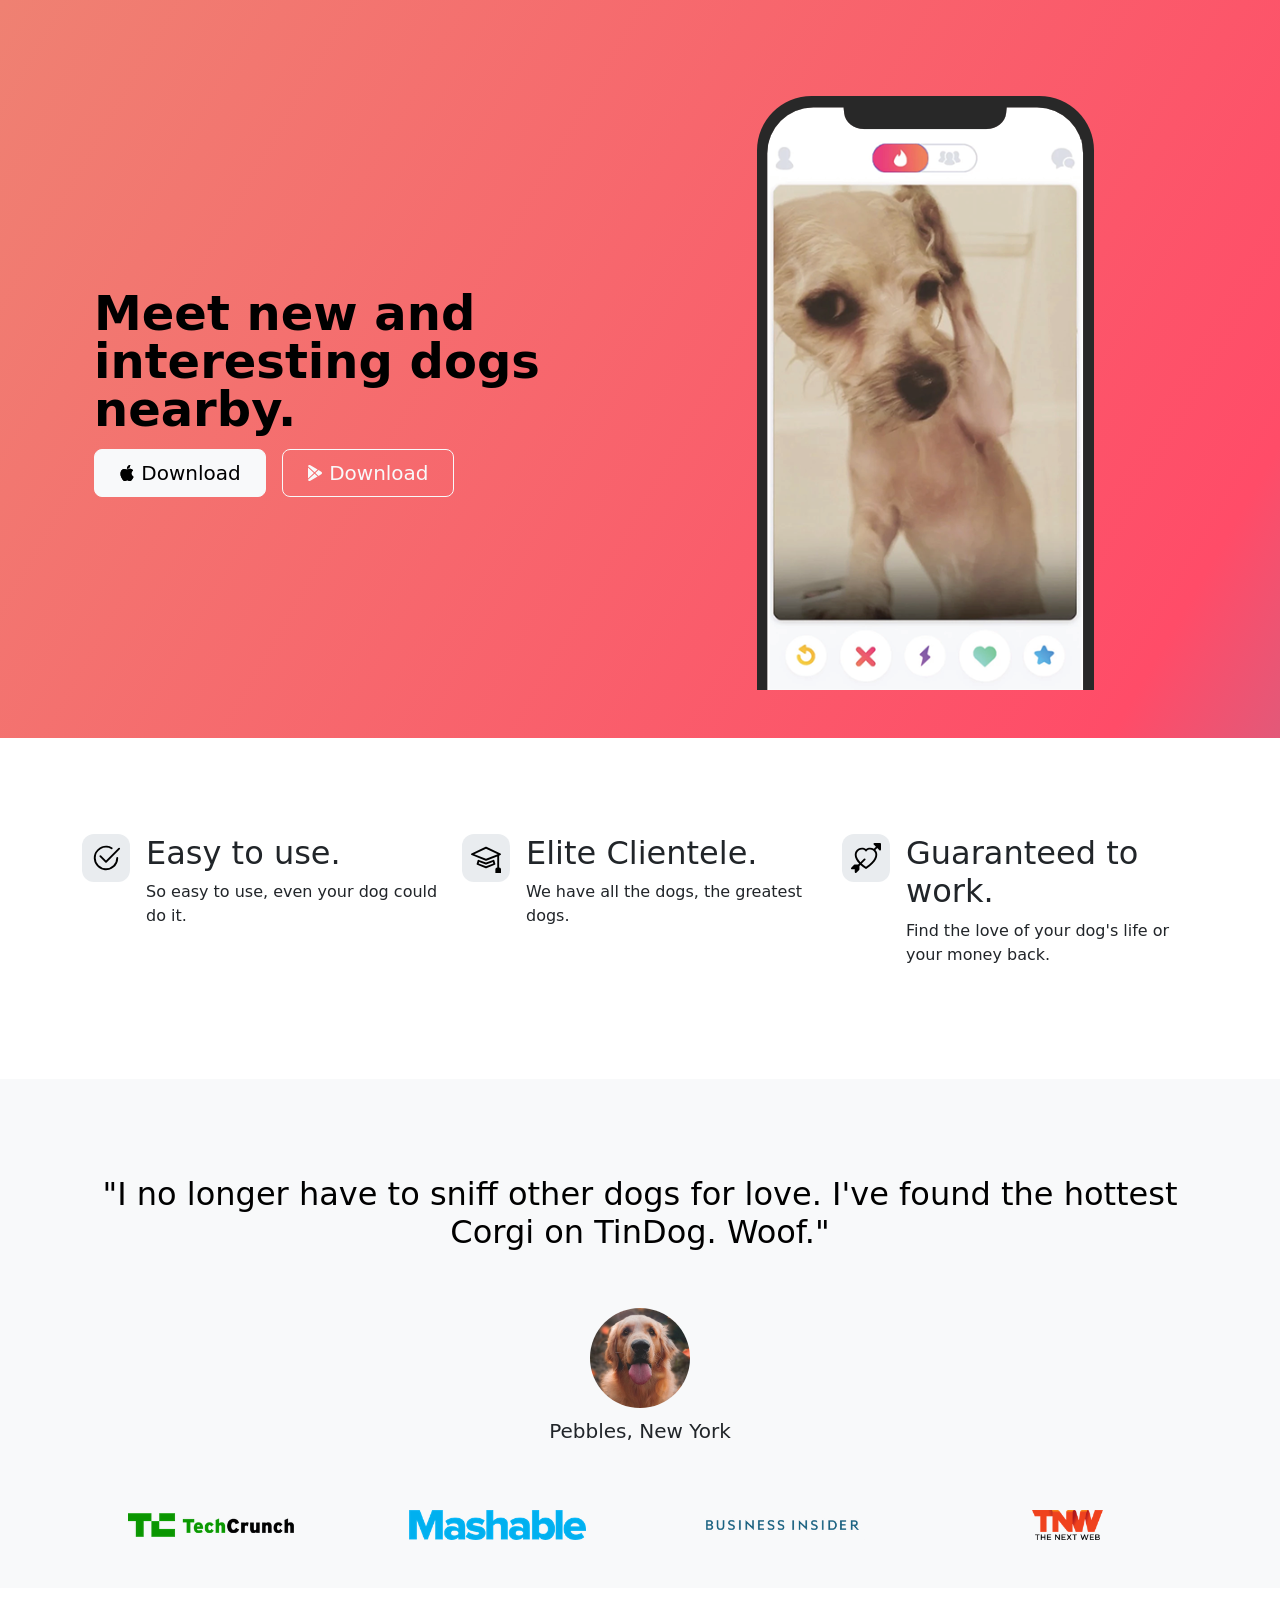
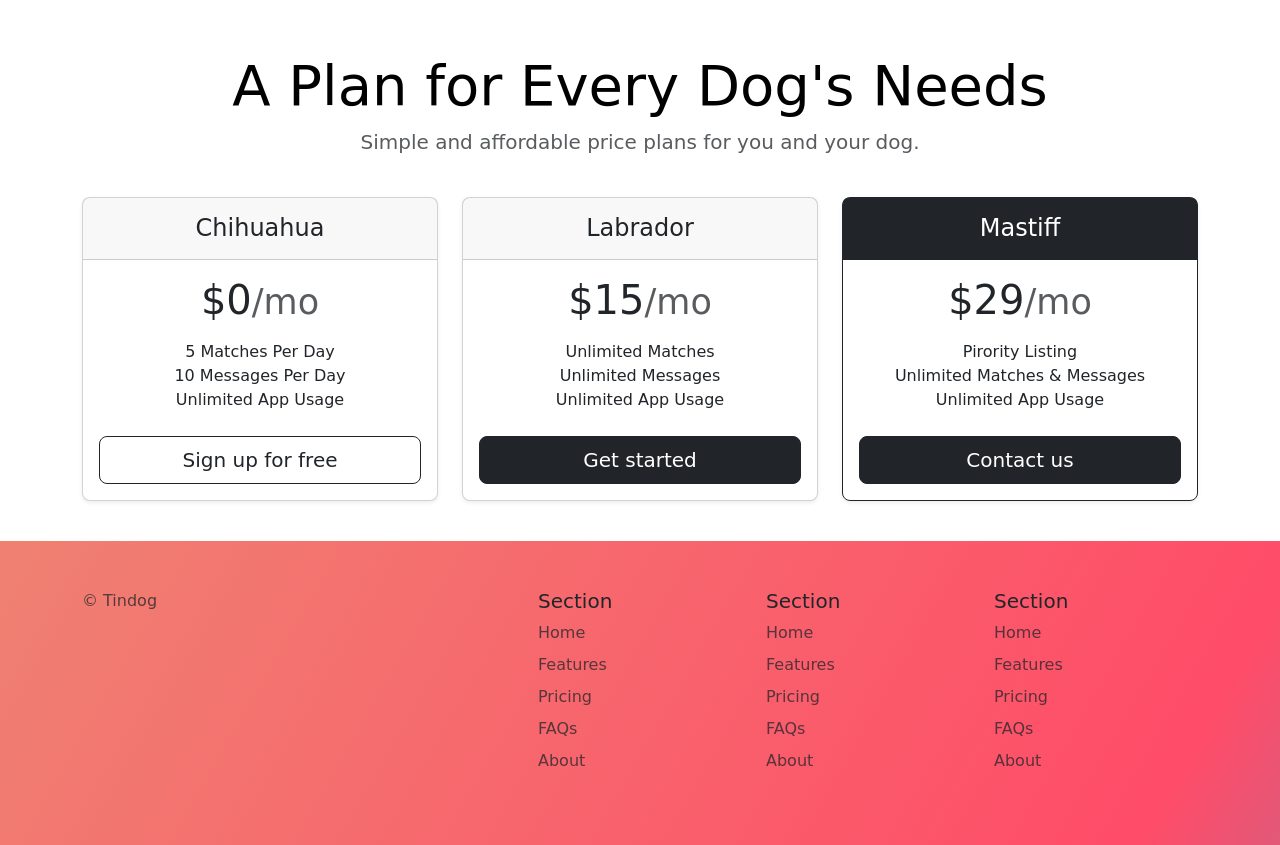
<file: index.html>
<!DOCTYPE html>
<html lang="en">

<head>
  <meta charset="UTF-8">
  <meta name="viewport" content="width=device-width, initial-scale=1.0">
  <title>TinDog</title>
  <link href="https://cdn.jsdelivr.net/npm/bootstrap@5.3.3/dist/css/bootstrap.min.css" rel="stylesheet"
   integrity="sha384-QWTKZyjpPEjISv5WaRU9OFeRpok6YctnYmDr5pNlyT2bRjXh0JMhjY6hW+ALEwIH" crossorigin="anonymous">
   <link rel="stylesheet" href="/css/style.css">
</head>

<body>

  <!-- Title -->
   <section id="title" class="gradient-background">
  <div class="container  col-xxl-8 px-4 py-5">
    <div class="row flex-lg-row-reverse align-items-center g-5 pt-5 pb-0">
      <div class="col-10 col-sm-8 col-lg-6 ">
        <img src="./images/iphone.png" class="d-block mx-lg-auto img-fluid"
         alt="Bootstrap Themes" height="200" loading="lazy">
      </div>
      <div class="col-lg-6">
        <h1 class="display-5 fw-bold text-body-emphasis lh-1 mb-3">Meet new and interesting dogs 
         <br>  nearby.</h1>
        
        <div class="d-grid gap-2 d-md-flex justify-content-md-start">
          <button type="button" class="btn btn-light btn-lg px-4 me-md-2"><svg xmlns="http://www.w3.org/2000/svg" 
            width="16" height="16" fill="currentColor"
            class="bi bi-apple mb-1" viewBox="0 0 16 16">
            <path
              d="M11.182.008C11.148-.03 9.923.023 8.857 1.18c-1.066 1.156-.902 2.482-.878 2.516.024.034 1.52.087 2.475-1.258.955-1.345.762-2.391.728-2.43Zm3.314 11.733c-.048-.096-2.325-1.234-2.113-3.422.212-2.189 1.675-2.789 1.698-2.854.023-.065-.597-.79-1.254-1.157a3.692 3.692 0 0 0-1.563-.434c-.108-.003-.483-.095-1.254.116-.508.139-1.653.589-1.968.607-.316.018-1.256-.522-2.267-.665-.647-.125-1.333.131-1.824.328-.49.196-1.422.754-2.074 2.237-.652 1.482-.311 3.83-.067 4.56.244.729.625 1.924 1.273 2.796.576.984 1.34 1.667 1.659 1.899.319.232 1.219.386 1.843.067.502-.308 1.408-.485 1.766-.472.357.013 1.061.154 1.782.539.571.197 1.111.115 1.652-.105.541-.221 1.324-1.059 2.238-2.758.347-.79.505-1.217.473-1.282Z" />
            <path
              d="M11.182.008C11.148-.03 9.923.023 8.857 1.18c-1.066 1.156-.902 2.482-.878 2.516.024.034 1.52.087 2.475-1.258.955-1.345.762-2.391.728-2.43Zm3.314 11.733c-.048-.096-2.325-1.234-2.113-3.422.212-2.189 1.675-2.789 1.698-2.854.023-.065-.597-.79-1.254-1.157a3.692 3.692 0 0 0-1.563-.434c-.108-.003-.483-.095-1.254.116-.508.139-1.653.589-1.968.607-.316.018-1.256-.522-2.267-.665-.647-.125-1.333.131-1.824.328-.49.196-1.422.754-2.074 2.237-.652 1.482-.311 3.83-.067 4.56.244.729.625 1.924 1.273 2.796.576.984 1.34 1.667 1.659 1.899.319.232 1.219.386 1.843.067.502-.308 1.408-.485 1.766-.472.357.013 1.061.154 1.782.539.571.197 1.111.115 1.652-.105.541-.221 1.324-1.059 2.238-2.758.347-.79.505-1.217.473-1.282Z" />
      </svg> Download</button>
          

          <button type="button" class="btn btn-outline-light btn-lg px-4"><svg xmlns="http://www.w3.org/2000/svg" width="16" height="16" fill="currentColor"
            class="bi bi-google-play mb-1" viewBox="0 0 16 16">
             <path
              d="M14.222 9.374c1.037-.61 1.037-2.137 0-2.748L11.528 5.04 8.32 8l3.207 2.96 2.694-1.586Zm-3.595 2.116L7.583 8.68 1.03 14.73c.201 1.029 1.36 1.61 2.303 1.055l7.294-4.295ZM1 13.396V2.603L6.846 8 1 13.396ZM1.03 1.27l6.553 6.05 3.044-2.81L3.333.215C2.39-.341 1.231.24 1.03 1.27Z" />
      </svg> Download</button>
        </div>
      </div>
    </div>
  </div>

  </section>
  <!-- Features -->
  <section id="features">
    <div class="container mt-5">
      <div class="row g-4 py-5 row-cols-1 row-cols-lg-3">
        <div class="col d-flex align-items-start">
          <div class="icon-square text-body-emphasis bg-body-secondary d-inline-flex align-items-center justify-content-center fs-4 flex-shrink-0 me-3">
            <svg xmlns="http://www.w3.org/2000/svg" height="30" fill="currentColor" class="bi bi-check2-circle"
              viewBox="0 0 16 16">
            <path
                d="M2.5 8a5.5 5.5 0 0 1 8.25-4.764.5.5 0 0 0 .5-.866A6.5 6.5 0 1 0 14.5 8a.5.5 0 0 0-1 0 5.5 5.5 0 1 1-11 0z" />
            <path
                d="M15.354 3.354a.5.5 0 0 0-.708-.708L8 9.293 5.354 6.646a.5.5 0 1 0-.708.708l3 3a.5.5 0 0 0 .708 0l7-7z" />
           </svg>
          </div>
          <div>
            <h3 class="fs-2 ">Easy to use.</h3>
            <p>So easy to use, even your dog could do it.</p>
            
          </div>
        </div>
        <div class="col d-flex align-items-start">
          <div class="icon-square text-body-emphasis bg-body-secondary d-inline-flex align-items-center justify-content-center fs-4 flex-shrink-0 me-3">
            <svg xmlns="http://www.w3.org/2000/svg" height="30" fill="currentColor" class="bi bi-mortarboard" viewBox="0 0 16 16">
              <path d="M8.211 2.047a.5.5 0 0 0-.422 0l-7.5 3.5a.5.5 0 0 0 .025.917l7.5 3a.5.5 0 0 0 .372 0L14 7.14V13a1 1 0 0 0-1 1v2h3v-2a1 1 0 0 0-1-1V6.739l.686-.275a.5.5 0 0 0 .025-.917l-7.5-3.5ZM8 8.46 1.758 5.965 8 3.052l6.242 2.913L8 8.46Z"/>
              <path d="M4.176 9.032a.5.5 0 0 0-.656.327l-.5 1.7a.5.5 0 0 0 .294.605l4.5 1.8a.5.5 0 0 0 .372 0l4.5-1.8a.5.5 0 0 0 .294-.605l-.5-1.7a.5.5 0 0 0-.656-.327L8 10.466 4.176 9.032Zm-.068 1.873.22-.748 3.496 1.311a.5.5 0 0 0 .352 0l3.496-1.311.22.748L8 12.46l-3.892-1.556Z"/>
              </svg>
          </div>
          <div>
            <h3 class="fs-2">Elite Clientele.</h3>
            <p>We have all the dogs, the greatest dogs.</p>
            
          </div>
        </div>
        <div class="col d-flex align-items-start">
          <div class="icon-square text-body-emphasis bg-body-secondary d-inline-flex align-items-center justify-content-center fs-4 flex-shrink-0 me-3">
            <svg xmlns="http://www.w3.org/2000/svg" height="30" fill="currentColor" class="bi bi-arrow-through-heart"
              viewBox="0 0 16 16">
             <path fill-rule="evenodd"
                d="M2.854 15.854A.5.5 0 0 1 2 15.5V14H.5a.5.5 0 0 1-.354-.854l1.5-1.5A.5.5 0 0 1 2 11.5h1.793l.53-.53c-.771-.802-1.328-1.58-1.704-2.32-.798-1.575-.775-2.996-.213-4.092C3.426 2.565 6.18 1.809 8 3.233c1.25-.98 2.944-.928 4.212-.152L13.292 2 12.147.854A.5.5 0 0 1 12.5 0h3a.5.5 0 0 1 .5.5v3a.5.5 0 0 1-.854.354L14 2.707l-1.006 1.006c.236.248.44.531.6.845.562 1.096.585 2.517-.213 4.092-.793 1.563-2.395 3.288-5.105 5.08L8 13.912l-.276-.182a21.86 21.86 0 0 1-2.685-2.062l-.539.54V14a.5.5 0 0 1-.146.354l-1.5 1.5Zm2.893-4.894A20.419 20.419 0 0 0 8 12.71c2.456-1.666 3.827-3.207 4.489-4.512.679-1.34.607-2.42.215-3.185-.817-1.595-3.087-2.054-4.346-.761L8 4.62l-.358-.368c-1.259-1.293-3.53-.834-4.346.761-.392.766-.464 1.845.215 3.185.323.636.815 1.33 1.519 2.065l1.866-1.867a.5.5 0 1 1 .708.708L5.747 10.96Z" />
            </svg>

          </div>
          <div>
            <h3 class="fs-2">Guaranteed to work.</h3>
            <p>Find the love of your dog's life or your money back.</p>
            
          </div>
        </div>
      </div>
    </div>
  </section>
  <!-- Testimonial -->
  <section id="testimonial">
    <div class="my-5">
    <div class="p-5 text-center bg-body-tertiary">
      <div class="container py-5">
        <h2 class="text-body-emphasis">"I no longer have to sniff other dogs for love.
           I've found the hottest Corgi on TinDog. Woof."</h2>
           <img class="profile-img mt-5" src="./images/dog-img.jpg" alt="dog">
        <p class="col-lg-8 mx-auto lead mt-2">Pebbles, New York</p>
        </div>
        
        <div class="container">
          <div class="row">
            <div class="col-lg-3 col-sm-12">
              <img src="./images/techcrunch.png" alt="techcrunch" height="30">
            </div>
            <div class="col-lg-3 col-sm-12">
              <img src="./images/mashable.png" alt="mashable" height="30">
            </div>
            <div class="col-lg-3 col-sm-12">
              <img src="./images/bizinsider.png" alt="bizinsider" height="30">
            </div>
            <div class="col-lg-3 col-sm-12">
              <img src="./images/tnw.png" alt="tnw" height="30">
            </div>
          </div>
        </div>
    </div>
    </div>
  </section>
  <!-- Pricing -->
  <section id="pricing">
    <div class="container">
     
        <div class="pricing-header p-3 pb-md-4 mx-auto text-center">
          <h2 class="display-4 fw-normal text-body-emphasis">A Plan for Every Dog's Needs</h2>
          <p class="fs-5 text-body-secondary">Simple and affordable price plans for you and your dog.</p>
        </div>
        <div class="row row-cols-1 row-cols-md-3 mb-3 text-center">
          <div class="col">
            <div class="card mb-4 rounded-3 shadow-sm">
              <div class="card-header py-3">
                <h4 class="my-0 fw-normal">Chihuahua</h4>
              </div>
              <div class="card-body">
                <h1 class="card-title pricing-card-title">$0<small class="text-body-secondary fw-light">/mo</small></h1>
                <ul class="list-unstyled mt-3 mb-4">
                  <li>5 Matches Per Day</li>
                  <li>10 Messages Per Day</li>
                  <li>Unlimited App Usage</li>
                </ul>
                <button type="button" class="w-100 btn btn-lg btn-outline-dark">Sign up for free</button>
              </div>
            </div>
          </div>
          <div class="col">
            <div class="card mb-4 rounded-3 shadow-sm">
              <div class="card-header py-3">
                <h4 class="my-0 fw-normal">Labrador</h4>
              </div>
              <div class="card-body">
                <h1 class="card-title pricing-card-title">$15<small class="text-body-secondary fw-light">/mo</small></h1>
                <ul class="list-unstyled mt-3 mb-4">
                  <li>Unlimited Matches</li>
                  <li>Unlimited Messages</li>
                  <li>Unlimited App Usage</li>
                </ul>
                <button type="button" class="w-100 btn btn-lg btn-dark">Get started</button>
              </div>
            </div>
          </div>
          <div class="col">
            <div class="card mb-4 rounded-3 shadow-sm border-dark">
              <div class="card-header py-3 text-bg-dark border-dark">
                <h4 class="my-0 fw-normal">Mastiff</h4>
              </div>
              <div class="card-body">
                <h1 class="card-title pricing-card-title">$29<small class="text-body-secondary fw-light">/mo</small></h1>
                <ul class="list-unstyled mt-3 mb-4">
                  <li>Pirority Listing</li>
                  <li>Unlimited Matches & Messages</li>
                  <li>Unlimited App Usage</li>
                </ul>
                <button type="button" class="w-100 btn btn-lg btn-dark">Contact us</button>
              </div>
            </div>
          </div>
        </div>
    
       
  </section>
  <!-- Footer -->
  <section id="footer" class="gradient-background">
    <div class="container">
      <footer class="row row-cols-1 row-cols-sm-2 row-cols-md-5 py-5 border-top-0">
        <div class="col mb-0">
        
          <p class="text-body-secondary">© Tindog</p>
        </div>
    
        <div class="col mb-3">
    
        </div>
    
        <div class="col mb-3">
          <h5>Section</h5>
          <ul class="nav flex-column">
            <li class="nav-item mb-2"><a href="#" class="nav-link p-0 text-body-secondary">Home</a></li>
            <li class="nav-item mb-2"><a href="#" class="nav-link p-0 text-body-secondary">Features</a></li>
            <li class="nav-item mb-2"><a href="#" class="nav-link p-0 text-body-secondary">Pricing</a></li>
            <li class="nav-item mb-2"><a href="#" class="nav-link p-0 text-body-secondary">FAQs</a></li>
            <li class="nav-item mb-2"><a href="#" class="nav-link p-0 text-body-secondary">About</a></li>
          </ul>
        </div>
    
        <div class="col mb-3">
          <h5>Section</h5>
          <ul class="nav flex-column">
            <li class="nav-item mb-2"><a href="#" class="nav-link p-0 text-body-secondary">Home</a></li>
            <li class="nav-item mb-2"><a href="#" class="nav-link p-0 text-body-secondary">Features</a></li>
            <li class="nav-item mb-2"><a href="#" class="nav-link p-0 text-body-secondary">Pricing</a></li>
            <li class="nav-item mb-2"><a href="#" class="nav-link p-0 text-body-secondary">FAQs</a></li>
            <li class="nav-item mb-2"><a href="#" class="nav-link p-0 text-body-secondary">About</a></li>
          </ul>
        </div>
    
        <div class="col mb-3">
          <h5>Section</h5>
          <ul class="nav flex-column">
            <li class="nav-item mb-2"><a href="#" class="nav-link p-0 text-body-secondary">Home</a></li>
            <li class="nav-item mb-2"><a href="#" class="nav-link p-0 text-body-secondary">Features</a></li>
            <li class="nav-item mb-2"><a href="#" class="nav-link p-0 text-body-secondary">Pricing</a></li>
            <li class="nav-item mb-2"><a href="#" class="nav-link p-0 text-body-secondary">FAQs</a></li>
            <li class="nav-item mb-2"><a href="#" class="nav-link p-0 text-body-secondary">About</a></li>
          </ul>
        </div>
      </footer>
    </div>
  </section>
</body>

</html>
</file>
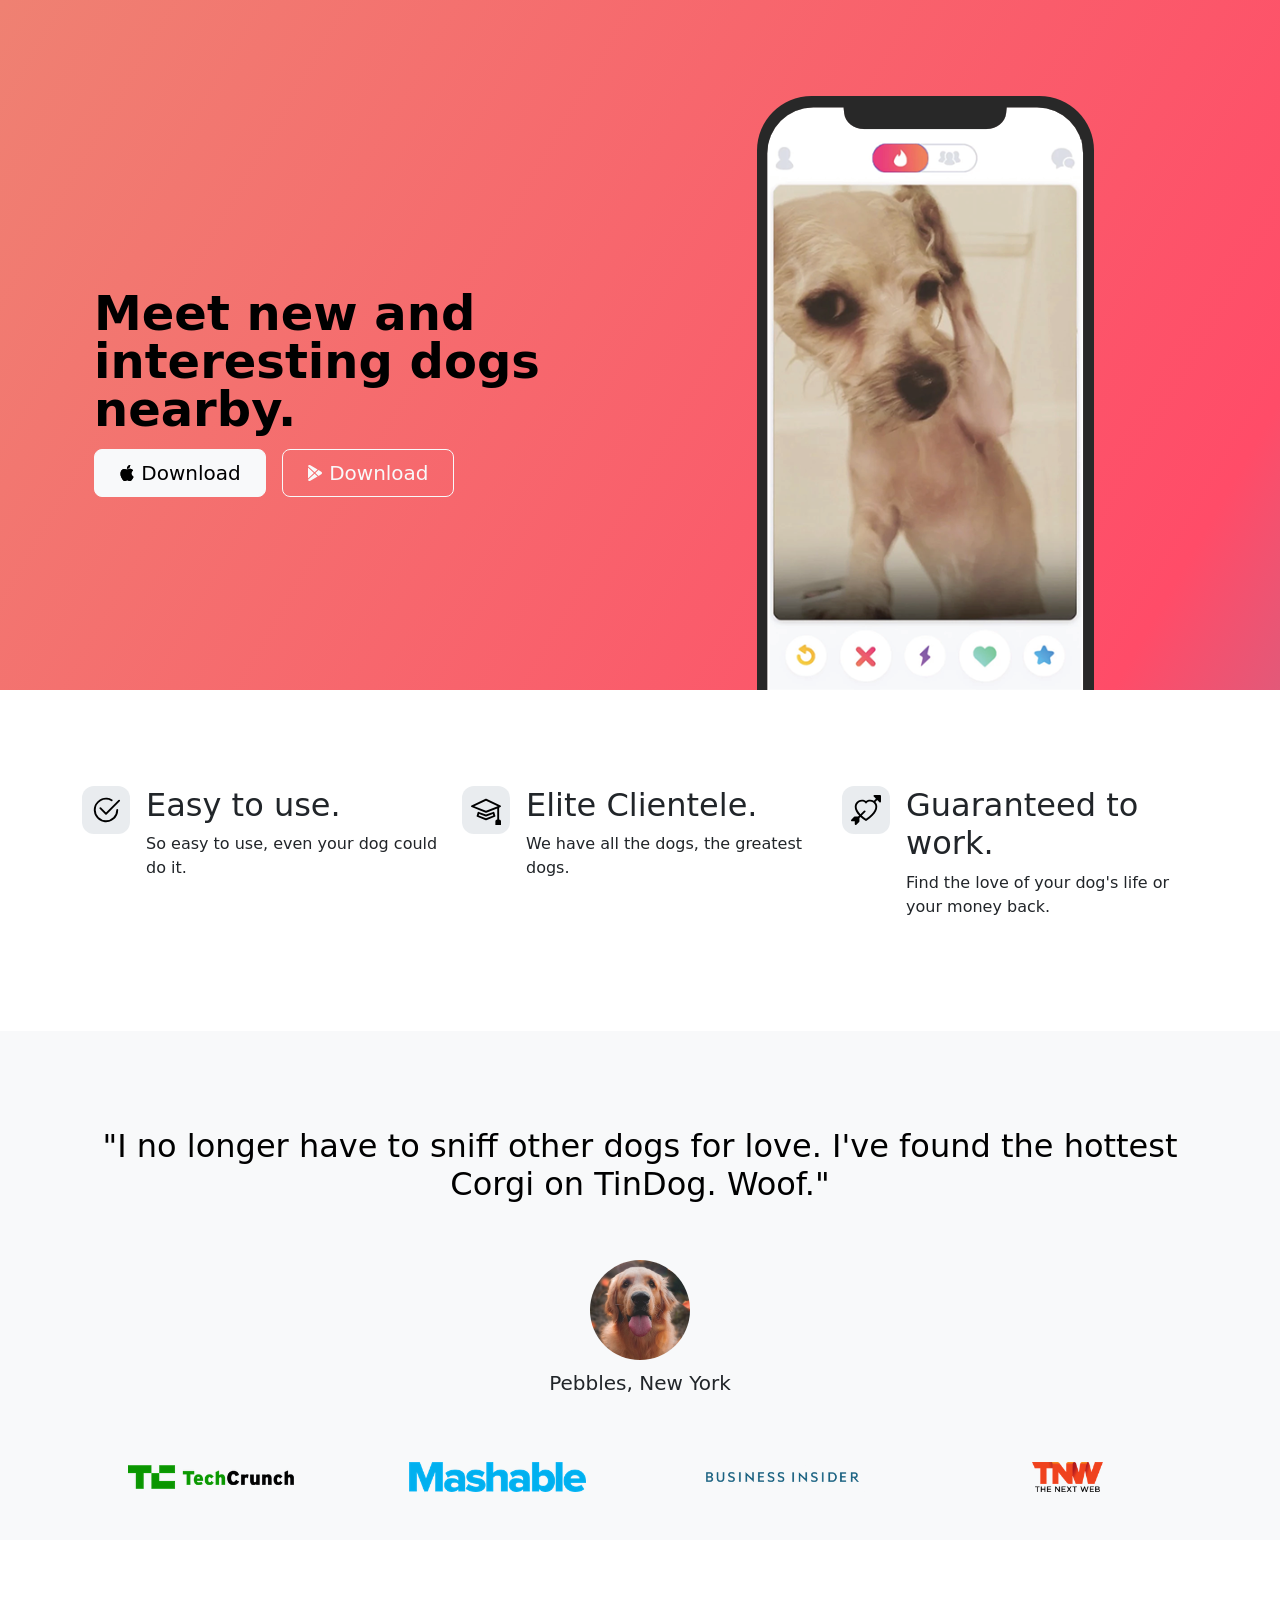
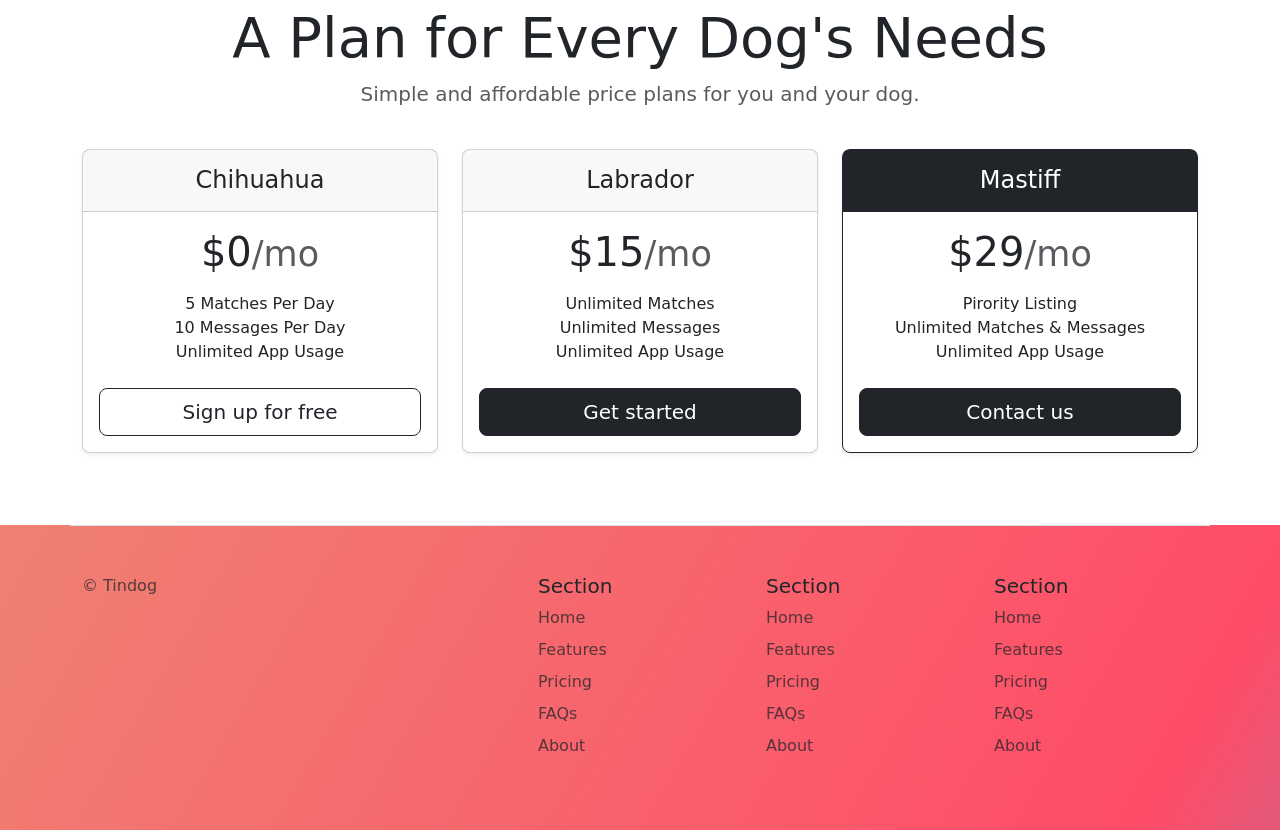
<file: solution.html>
<!DOCTYPE html>
<html lang="en">

<head>
  <meta charset="UTF-8">
  <meta name="viewport" content="width=device-width, initial-scale=1.0">
  <title>TinDog</title>
  <link href="https://cdn.jsdelivr.net/npm/bootstrap@5.3.0-alpha3/dist/css/bootstrap.min.css" rel="stylesheet"
    integrity="sha384-KK94CHFLLe+nY2dmCWGMq91rCGa5gtU4mk92HdvYe+M/SXH301p5ILy+dN9+nJOZ" crossorigin="anonymous">
  <link rel="stylesheet" href="./css/solution.css">
</head>

<body>


  <!-- Title -->
  <section id="title" class="gradient-background">

    <div class="container col-xxl-8 px-4 pt-5">
      <div class="row flex-lg-row-reverse align-items-center g-5 pt-5">
        <div class="col-10 col-sm-8 col-lg-6">
          <img src="./images/iphone.png" class="d-block mx-lg-auto img-fluid" alt="Bootstrap Themes" height="200"
            loading="lazy">
        </div>
        <div class="col-lg-6">
          <h1 class="display-5 fw-bold text-body-emphasis lh-1 mb-3">Meet new and interesting dogs nearby.</h1>

          <div class="d-grid gap-2 d-md-flex justify-content-md-start">
            <button type="button" class="btn btn-light btn-lg px-4 me-md-2"><svg xmlns="http://www.w3.org/2000/svg"
                width="16" height="16" fill="currentColor" class="bi bi-apple mb-1" viewBox="0 0 16 16">
                <path
                  d="M11.182.008C11.148-.03 9.923.023 8.857 1.18c-1.066 1.156-.902 2.482-.878 2.516.024.034 1.52.087 2.475-1.258.955-1.345.762-2.391.728-2.43Zm3.314 11.733c-.048-.096-2.325-1.234-2.113-3.422.212-2.189 1.675-2.789 1.698-2.854.023-.065-.597-.79-1.254-1.157a3.692 3.692 0 0 0-1.563-.434c-.108-.003-.483-.095-1.254.116-.508.139-1.653.589-1.968.607-.316.018-1.256-.522-2.267-.665-.647-.125-1.333.131-1.824.328-.49.196-1.422.754-2.074 2.237-.652 1.482-.311 3.83-.067 4.56.244.729.625 1.924 1.273 2.796.576.984 1.34 1.667 1.659 1.899.319.232 1.219.386 1.843.067.502-.308 1.408-.485 1.766-.472.357.013 1.061.154 1.782.539.571.197 1.111.115 1.652-.105.541-.221 1.324-1.059 2.238-2.758.347-.79.505-1.217.473-1.282Z" />
                <path
                  d="M11.182.008C11.148-.03 9.923.023 8.857 1.18c-1.066 1.156-.902 2.482-.878 2.516.024.034 1.52.087 2.475-1.258.955-1.345.762-2.391.728-2.43Zm3.314 11.733c-.048-.096-2.325-1.234-2.113-3.422.212-2.189 1.675-2.789 1.698-2.854.023-.065-.597-.79-1.254-1.157a3.692 3.692 0 0 0-1.563-.434c-.108-.003-.483-.095-1.254.116-.508.139-1.653.589-1.968.607-.316.018-1.256-.522-2.267-.665-.647-.125-1.333.131-1.824.328-.49.196-1.422.754-2.074 2.237-.652 1.482-.311 3.83-.067 4.56.244.729.625 1.924 1.273 2.796.576.984 1.34 1.667 1.659 1.899.319.232 1.219.386 1.843.067.502-.308 1.408-.485 1.766-.472.357.013 1.061.154 1.782.539.571.197 1.111.115 1.652-.105.541-.221 1.324-1.059 2.238-2.758.347-.79.505-1.217.473-1.282Z" />
              </svg> Download</button>
            <button type="button" class="btn btn-outline-light btn-lg px-4"><svg xmlns="http://www.w3.org/2000/svg"
                width="16" height="16" fill="currentColor" class="bi bi-google-play mb-1" viewBox="0 0 16 16">
                <path
                  d="M14.222 9.374c1.037-.61 1.037-2.137 0-2.748L11.528 5.04 8.32 8l3.207 2.96 2.694-1.586Zm-3.595 2.116L7.583 8.68 1.03 14.73c.201 1.029 1.36 1.61 2.303 1.055l7.294-4.295ZM1 13.396V2.603L6.846 8 1 13.396ZM1.03 1.27l6.553 6.05 3.044-2.81L3.333.215C2.39-.341 1.231.24 1.03 1.27Z" />
              </svg> Download</button>
          </div>
        </div>
      </div>
    </div>
  </section>
  <!-- Features -->
  <section id="features">
    <div class="container mt-5">
      <div class="row g-4 py-5 row-cols-1 row-cols-lg-3">
        <div class="col d-flex align-items-start">
          <div
            class="icon-square text-body-emphasis bg-body-secondary d-inline-flex align-items-center justify-content-center fs-4 flex-shrink-0 me-3">
            <svg xmlns="http://www.w3.org/2000/svg" height="30" fill="currentColor" class="bi bi-check2-circle"
              viewBox="0 0 16 16">
              <path
                d="M2.5 8a5.5 5.5 0 0 1 8.25-4.764.5.5 0 0 0 .5-.866A6.5 6.5 0 1 0 14.5 8a.5.5 0 0 0-1 0 5.5 5.5 0 1 1-11 0z" />
              <path
                d="M15.354 3.354a.5.5 0 0 0-.708-.708L8 9.293 5.354 6.646a.5.5 0 1 0-.708.708l3 3a.5.5 0 0 0 .708 0l7-7z" />
            </svg>
          </div>
          <div>
            <h3 class="fs-2">Easy to use.</h3>
            <p>So easy to use, even your dog could do it.</p>

          </div>
        </div>
        <div class="col d-flex align-items-start">
          <div
            class="icon-square text-body-emphasis bg-body-secondary d-inline-flex align-items-center justify-content-center fs-4 flex-shrink-0 me-3">
            <svg xmlns="http://www.w3.org/2000/svg" height="30" fill="currentColor" class="bi bi-mortarboard"
              viewBox="0 0 16 16">
              <path
                d="M8.211 2.047a.5.5 0 0 0-.422 0l-7.5 3.5a.5.5 0 0 0 .025.917l7.5 3a.5.5 0 0 0 .372 0L14 7.14V13a1 1 0 0 0-1 1v2h3v-2a1 1 0 0 0-1-1V6.739l.686-.275a.5.5 0 0 0 .025-.917l-7.5-3.5ZM8 8.46 1.758 5.965 8 3.052l6.242 2.913L8 8.46Z" />
              <path
                d="M4.176 9.032a.5.5 0 0 0-.656.327l-.5 1.7a.5.5 0 0 0 .294.605l4.5 1.8a.5.5 0 0 0 .372 0l4.5-1.8a.5.5 0 0 0 .294-.605l-.5-1.7a.5.5 0 0 0-.656-.327L8 10.466 4.176 9.032Zm-.068 1.873.22-.748 3.496 1.311a.5.5 0 0 0 .352 0l3.496-1.311.22.748L8 12.46l-3.892-1.556Z" />
            </svg>
          </div>
          <div>
            <h3 class="fs-2">Elite Clientele.</h3>
            <p>We have all the dogs, the greatest dogs.</p>

          </div>
        </div>
        <div class="col d-flex align-items-start">
          <div
            class="icon-square text-body-emphasis bg-body-secondary d-inline-flex align-items-center justify-content-center fs-4 flex-shrink-0 me-3">
            <svg xmlns="http://www.w3.org/2000/svg" height="30" fill="currentColor" class="bi bi-arrow-through-heart"
              viewBox="0 0 16 16">
              <path fill-rule="evenodd"
                d="M2.854 15.854A.5.5 0 0 1 2 15.5V14H.5a.5.5 0 0 1-.354-.854l1.5-1.5A.5.5 0 0 1 2 11.5h1.793l.53-.53c-.771-.802-1.328-1.58-1.704-2.32-.798-1.575-.775-2.996-.213-4.092C3.426 2.565 6.18 1.809 8 3.233c1.25-.98 2.944-.928 4.212-.152L13.292 2 12.147.854A.5.5 0 0 1 12.5 0h3a.5.5 0 0 1 .5.5v3a.5.5 0 0 1-.854.354L14 2.707l-1.006 1.006c.236.248.44.531.6.845.562 1.096.585 2.517-.213 4.092-.793 1.563-2.395 3.288-5.105 5.08L8 13.912l-.276-.182a21.86 21.86 0 0 1-2.685-2.062l-.539.54V14a.5.5 0 0 1-.146.354l-1.5 1.5Zm2.893-4.894A20.419 20.419 0 0 0 8 12.71c2.456-1.666 3.827-3.207 4.489-4.512.679-1.34.607-2.42.215-3.185-.817-1.595-3.087-2.054-4.346-.761L8 4.62l-.358-.368c-1.259-1.293-3.53-.834-4.346.761-.392.766-.464 1.845.215 3.185.323.636.815 1.33 1.519 2.065l1.866-1.867a.5.5 0 1 1 .708.708L5.747 10.96Z" />
            </svg>
          </div>
          <div>
            <h3 class="fs-2">Guaranteed to work.</h3>
            <p>Find the love of your dog's life or your money back.</p>

          </div>
        </div>
      </div>
    </div>
  </section>
  <!-- Testimonial -->
  <section id="testimonial">
    <div class="my-5">
      <div class="p-5 text-center bg-body-tertiary">
        <div class="container py-5">
          <h2 class="text-body-emphasis">"I no longer have to sniff other dogs for love. I've found the hottest Corgi on
            TinDog. Woof."</h2>
          <img class="profile-img mt-5" src="./images/dog-img.jpg" alt="dog image">
          <p class="col-lg-8 mx-auto lead mt-2">
            Pebbles, New York
          </p>
        </div>

        <div class="container">
          <div class="row">
            <div class="col-lg-3 col-sm-12">
              <img src="./images/techcrunch.png" alt="techcrunch" height="30">
            </div>
            <div class="col-lg-3 col-sm-12">
              <img src="./images/mashable.png" alt="mashable" height="30">
            </div>
            <div class="col-lg-3 col-sm-12">
              <img src="./images/bizinsider.png" alt="bizinsider" height="30">
            </div>
            <div class="col-lg-3 col-sm-12">
              <img src="./images/tnw.png" alt="tnw" height="30">
            </div>
          </div>
        </div>
      </div>
    </div>
  </section>
  <!-- Pricing -->
  <section id="pricing">
    <div class="container">
      <div class="pricing-header p-3 pb-md-4 mx-auto text-center">
        <h2 class="display-4 fw-normal">A Plan for Every Dog's Needs</h2>
        <p class="fs-5 text-body-secondary">Simple and affordable price plans for you and your dog.
      </div>
     
      <div class="row row-cols-1 row-cols-md-3 mb-3 text-center">
        <div class="col">
          <div class="card mb-4 rounded-3 shadow-sm">
            <div class="card-header py-3">
              <h4 class="my-0 fw-normal">Chihuahua</h4>
            </div>
            <div class="card-body">
              <h1 class="card-title pricing-card-title">$0<small class="text-body-secondary fw-light">/mo</small></h1>
              <ul class="list-unstyled mt-3 mb-4">
                <li>5 Matches Per Day</li>
                <li>10 Messages Per Day</li>
                <li>Unlimited App Usage</li>
              </ul>
              <button type="button" class="w-100 btn btn-lg btn-outline-dark">Sign up for free</button>
            </div>
          </div>
        </div>
        <div class="col">
          <div class="card mb-4 rounded-3 shadow-sm">
            <div class="card-header py-3">
              <h4 class="my-0 fw-normal">Labrador</h4>
            </div>
            <div class="card-body">
              <h1 class="card-title pricing-card-title">$15<small class="text-body-secondary fw-light">/mo</small></h1>
              <ul class="list-unstyled mt-3 mb-4">
                <li>Unlimited Matches</li>
                <li>Unlimited Messages</li>
                <li>Unlimited App Usage</li>
              </ul>
              <button type="button" class="w-100 btn btn-lg btn-dark">Get started</button>
            </div>
          </div>
        </div>
        <div class="col">
          <div class="card mb-4 rounded-3 shadow-sm border-dark">
            <div class="card-header py-3 text-bg-dark border-dark">
              <h4 class="my-0 fw-normal">Mastiff</h4>
            </div>
            <div class="card-body">
              <h1 class="card-title pricing-card-title">$29<small class="text-body-secondary fw-light">/mo</small></h1>
              <ul class="list-unstyled mt-3 mb-4">
                <li>Pirority Listing</li>
                <li>Unlimited Matches & Messages</li>
                <li>Unlimited App Usage</li>
              </ul>
              <button type="button" class="w-100 btn btn-lg btn-dark">Contact us</button>
            </div>
          </div>
        </div>
      </div>
    </div>
  </section>
  <!-- Footer -->
  <section id="contact" class="gradient-background">
    <div class="container ">
      <footer class="row row-cols-1 row-cols-sm-2 row-cols-md-5 py-5 mt-5 border-top">
        <div class="col mb-3">

          <p class="text-body-secondary">© Tindog</p>
        </div>

        <div class="col mb-3">

        </div>

        <div class="col mb-3">
          <h5>Section</h5>
          <ul class="nav flex-column">
            <li class="nav-item mb-2"><a href="#" class="nav-link p-0 text-body-secondary">Home</a></li>
            <li class="nav-item mb-2"><a href="#" class="nav-link p-0 text-body-secondary">Features</a></li>
            <li class="nav-item mb-2"><a href="#" class="nav-link p-0 text-body-secondary">Pricing</a></li>
            <li class="nav-item mb-2"><a href="#" class="nav-link p-0 text-body-secondary">FAQs</a></li>
            <li class="nav-item mb-2"><a href="#" class="nav-link p-0 text-body-secondary">About</a></li>
          </ul>
        </div>

        <div class="col mb-3">
          <h5>Section</h5>
          <ul class="nav flex-column">
            <li class="nav-item mb-2"><a href="#" class="nav-link p-0 text-body-secondary">Home</a></li>
            <li class="nav-item mb-2"><a href="#" class="nav-link p-0 text-body-secondary">Features</a></li>
            <li class="nav-item mb-2"><a href="#" class="nav-link p-0 text-body-secondary">Pricing</a></li>
            <li class="nav-item mb-2"><a href="#" class="nav-link p-0 text-body-secondary">FAQs</a></li>
            <li class="nav-item mb-2"><a href="#" class="nav-link p-0 text-body-secondary">About</a></li>
          </ul>
        </div>

        <div class="col mb-3">
          <h5>Section</h5>
          <ul class="nav flex-column">
            <li class="nav-item mb-2"><a href="#" class="nav-link p-0 text-body-secondary">Home</a></li>
            <li class="nav-item mb-2"><a href="#" class="nav-link p-0 text-body-secondary">Features</a></li>
            <li class="nav-item mb-2"><a href="#" class="nav-link p-0 text-body-secondary">Pricing</a></li>
            <li class="nav-item mb-2"><a href="#" class="nav-link p-0 text-body-secondary">FAQs</a></li>
            <li class="nav-item mb-2"><a href="#" class="nav-link p-0 text-body-secondary">About</a></li>
          </ul>
        </div>
      </footer>
    </div>
  </section>
</body>

</html>
</file>
<file: css/style.css>
.gradient-background {
  background: linear-gradient(300deg, #00bfff, #ff4c68, #ef8172);
  background-size: 180% 180%;
  animation: gradient-animation 18s ease infinite;
}

@keyframes gradient-animation {
  0% {
    background-position: 0% 50%;
  }
  50% {
    background-position: 100% 50%;
  }
  100% {
    background-position: 0% 50%;
  }
}

.icon-square {
  width: 3rem;
  height: 3rem;
  border-radius: 0.75rem;
}

.profile-img {
  height: 100px;
  border-radius: 50%;
}
</file>
<file: css/solution.css>
.gradient-background {
  background: linear-gradient(300deg, #00bfff, #ff4c68, #ef8172);
  background-size: 180% 180%;
  animation: gradient-animation 18s ease infinite;
}

@keyframes gradient-animation {
  0% {
    background-position: 0% 50%;
  }
  50% {
    background-position: 100% 50%;
  }
  100% {
    background-position: 0% 50%;
  }
}

.icon-square {
  width: 3rem;
  height: 3rem;
  border-radius: 0.75rem;
}

.profile-img {
  border-radius: 50%;
  height: 100px;
}
</file>
